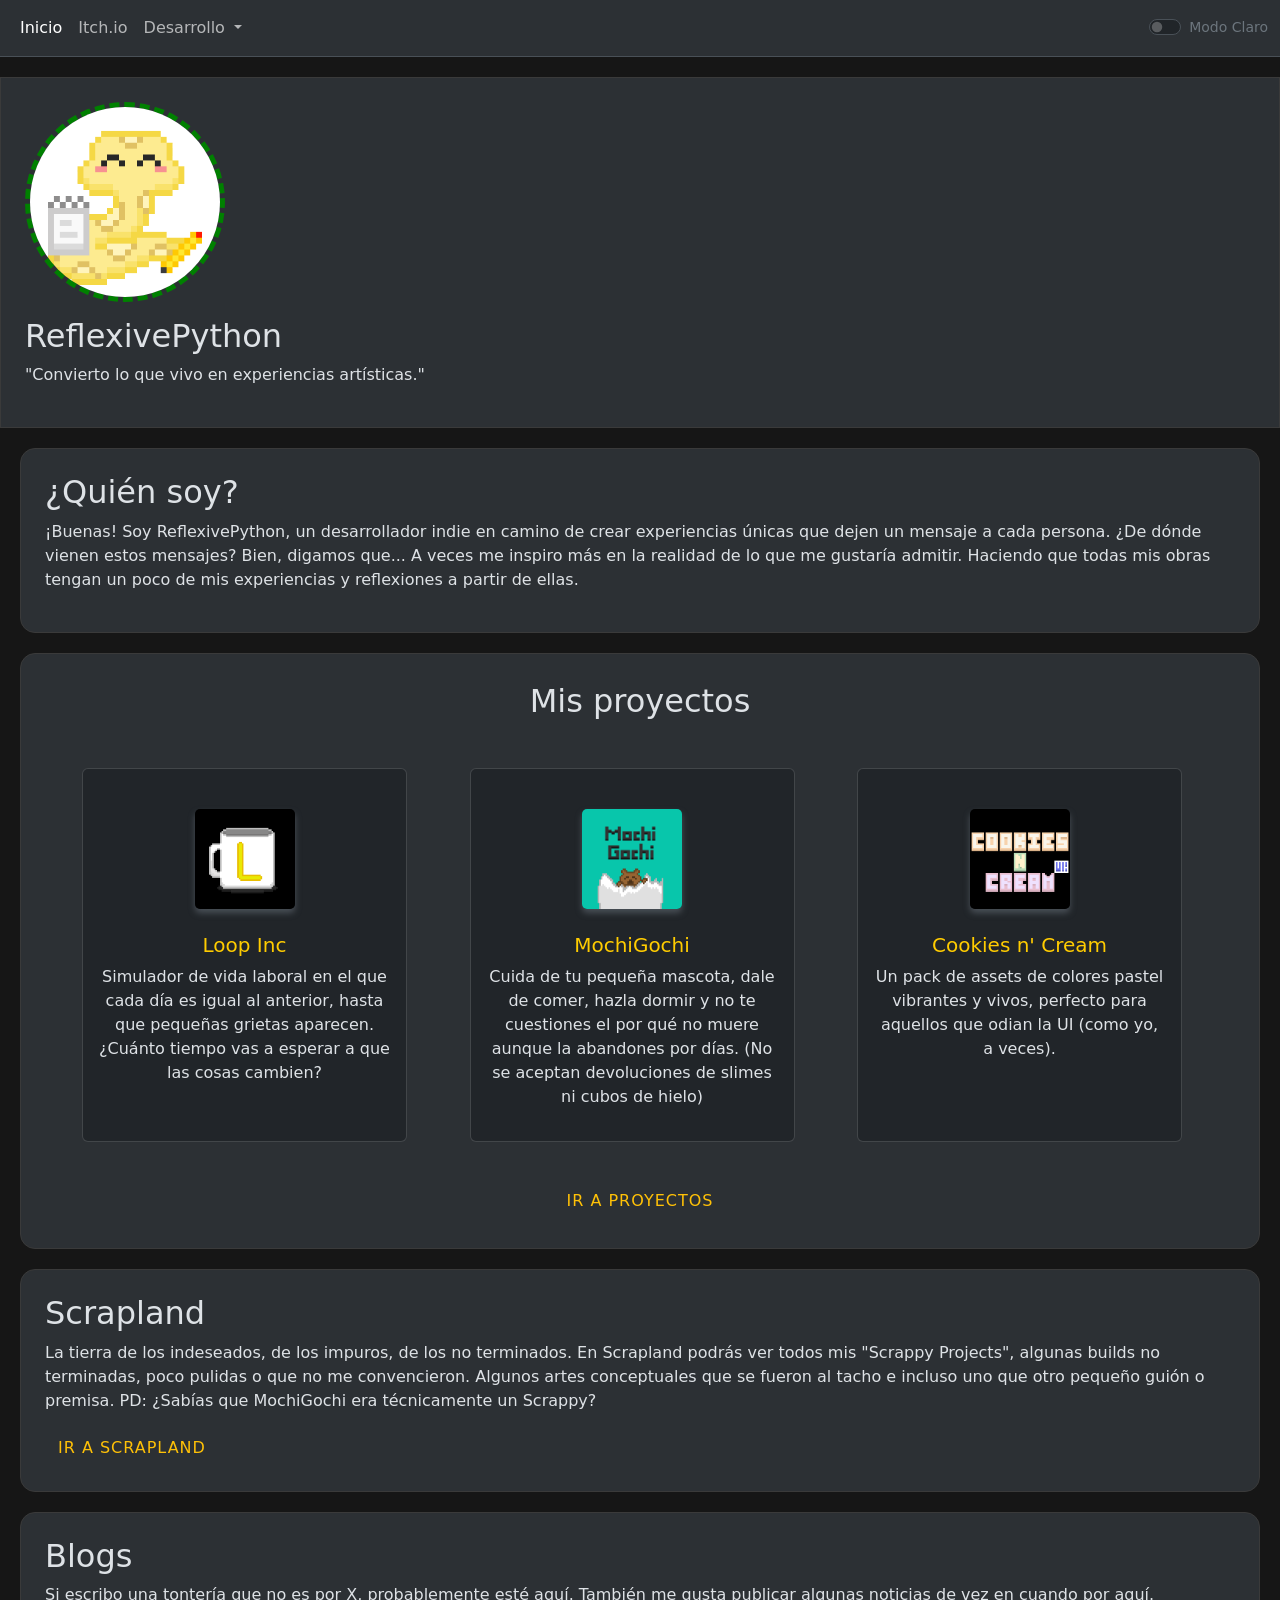
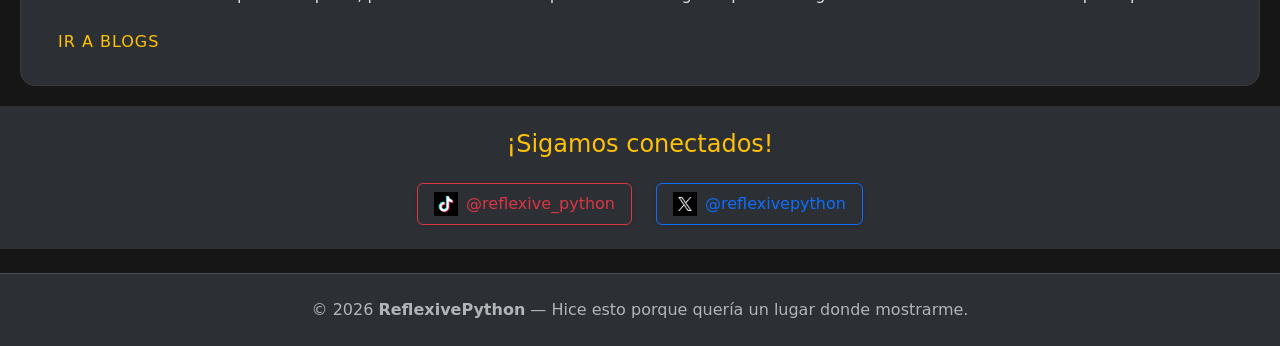
<file: index.html>
<!DOCTYPE html>
<html lang="en" data-bs-theme="dark">

<head>
    <meta charset="UTF-8">
    <meta name="viewport" content="width=device-width, initial-scale=1.0">
    <link rel="shortcut icon" href="./src/img/reflexive_python.png" type="image/x-icon">
    <link rel="stylesheet" href="./css/styles.css">
    <link href="https://cdn.jsdelivr.net/npm/bootstrap@5.3.8/dist/css/bootstrap.min.css" rel="stylesheet"
        integrity="sha384-sRIl4kxILFvY47J16cr9ZwB07vP4J8+LH7qKQnuqkuIAvNWLzeN8tE5YBujZqJLB" crossorigin="anonymous">
    <title>Sitio de RefPy</title>
</head>

<body>
    <!-- Dayum so this is the header uhum -->
    <nav class="navbar navbar-expand-lg border-bottom">
        <div class="container-fluid">
            <button class="navbar-toggler" type="button" data-bs-toggle="collapse"
                data-bs-target="#navbarSupportedContent" aria-controls="navbarSupportedContent" aria-expanded="false"
                aria-label="Toggle navigation">
                <span class="navbar-toggler-icon"></span>
            </button>
            <div class="collapse navbar-collapse" id="navbarSupportedContent">
                <ul class="navbar-nav me-auto mb-2 mb-lg-0">
                    <li class="nav-item">
                        <a class="nav-link active" aria-current="page" href="#">Inicio</a>
                    </li>
                    <li class="nav-item">
                        <a class="nav-link" href="https://reflexivepython.itch.io/" target="_blank">Itch.io</a>
                    </li>
                    <li class="nav-item dropdown">
                        <a class="nav-link dropdown-toggle" href="#" role="button" data-bs-toggle="dropdown"
                            aria-expanded="false">
                            Desarrollo
                        </a>
                        <ul class="dropdown-menu">
                            <li><a class="dropdown-item" href="./html/projects.html">Proyectos</a></li>
                            <li><a class="dropdown-item" href="./html/scrapland.html">Scrapland</a></li>
                            <li><a class="dropdown-item" href="./html/blogs.html">Blogs</a></li>
                            <li>
                                <hr class="dropdown-divider">
                            </li>
                            <li class="nav-item dropdown">
                            <li><a class="dropdown-item" href="#social-media">Mis redes</a></li>
                        </ul>
                    </li>
                </ul>

                <div class="form-check form-switch ms-3">
                    <input class="form-check-input" type="checkbox" role="switch" id="themeSwitcher">
                    <label class="form-check-label text-secondary small" id="switch-mode" for="themeSwitcher">Modo Claro</label>
                </div>

            </div>
        </div>
    </nav>

    <!-- Ummm container? -->
    <div class="banner-container">
        <div class="floating-left-container">
            <img src="./src/img/reflexive_python.png" alt="RefPy Profile Pic">
            <h2>ReflexivePython</h2>
            <p>"Convierto lo que vivo en experiencias artísticas."</p>
        </div>
    </div>

    <!-- Yeah another container just bc yes -->
    <div class="hero-container">
        <div class="floating-left-container">
            <h2>¿Quién soy?</h2>
            <p>
                ¡Buenas! Soy ReflexivePython,
                un desarrollador indie en camino de crear
                experiencias únicas que dejen un mensaje a cada persona.
                ¿De dónde vienen estos mensajes? Bien, digamos que... A
                veces me inspiro más en la realidad de lo que me gustaría admitir.
                Haciendo que todas mis obras tengan un poco de mis experiencias
                y reflexiones a partir de ellas.
            </p>
        </div>
    </div>

    <!-- And yet another container with the scroller -->
    <div class="hero-container">
        <div class="container text-center py-2">

            <h2 class="mb-4">Mis proyectos</h2>

            <div class="d-flex flex-nowrap overflow-auto pb-3 custom-scroller">

                <!-- Cards -->
                <div class="card custom-card me-3" style="min-width: 325px; max-width: 325px;">
                    <div class="card-body mx-auto d-block">
                        <img src="./src/img/icon_512x512.png" alt="Cup of coffee with an L" class="mb-4 mt-4" width="100px">
                        <h5 class="card-title mb-2" style="color: #ffcc00;">Loop Inc</h5>
                        <p>
                            Simulador de vida laboral en el que cada día
                            es igual al anterior, hasta que pequeñas grietas aparecen.
                            ¿Cuánto tiempo vas a esperar a que las cosas cambien?
                        </p>
                    </div>
                </div>

                <div class="card custom-card me-3 mx-auto" style="min-width: 325px;  max-width: 325px;">
                    <div class="card-body mx-auto d-block">
                        <img src="./src/img/icon_upscaled.png" alt="Capybara Pet from an egg (this has no sense)"
                            class="mb-4 mt-4" width="100px">
                        <h5 class="card-title mb-2" style="color: #ffcc00;">MochiGochi</h5>
                        <p>
                            Cuida de tu pequeña mascota, dale de comer, hazla dormir
                            y no te cuestiones el por qué no muere aunque la abandones por días.
                            (No se aceptan devoluciones de slimes ni cubos de hielo)
                        </p>
                    </div>
                </div>

                <div class="card custom-card me-3 mx-auto" style="min-width: 325px;  max-width: 325px;">
                    <div class="card-body mx-auto d-block">
                        <img src="./src/img/cookies_n_cream_logo.png" alt="Cookies n Cream words" class="mb-4 mt-4" width="100px">
                        <h5 class="card-title mb-2" style="color: #ffcc00;">Cookies n' Cream</h5>
                        <p>
                            Un pack de assets de colores pastel vibrantes y vivos,
                            perfecto para aquellos que odian la UI (como yo, a veces).
                        </p>
                    </div>
                </div>


            </div>

            <a href="./html/projects.html" class="btn btn-custom-action text-warning">Ir a Proyectos</a>

        </div>
    </div>

    <!-- Por qué rayos comento mi código en inglés? no lo sé, pero este es otro contenedor
     que me ayuda a simplemente mostrar un h2 y un parrafo y que se vea bonito con border del div y padding -->
    <div class="hero-container">
        <div class="floating-left-container">
            <h2>Scrapland</h2>
            <p>
                La tierra de los indeseados, de los impuros, de los no terminados.
                En Scrapland podrás ver todos mis "Scrappy Projects", algunas builds no
                terminadas, poco pulidas o que no me convencieron. Algunos artes conceptuales
                que se fueron al tacho e incluso uno que otro pequeño guión o premisa.
                PD: ¿Sabías que MochiGochi era técnicamente un Scrappy?
            </p>
            <a href="./html/scrapland.html" class="btn btn-custom-action text-warning">Ir a Scrapland</a>
        </div>
    </div>

    <div class="hero-container">
        <div class="floating-left-container">
            <h2>Blogs</h2>
            <p>
                Si escribo una tontería que no es por X, probablemente
                esté aquí. También me gusta publicar algunas noticias de vez en cuando por aquí.
            </p>
            <a href="./html/blogs.html" class="btn btn-custom-action text-warning">Ir a Blogs</a>
        </div>
    </div>

    <!-- Social media container -->
    <div id="social-media" class="container-fluid py-4 border-secondary">
        <div class="row justify-content-center text-center">
            <div class="col-md-6">
                <h4 class="text-warning mb-4">¡Sigamos conectados!</h4>
                <div class="row justify-content-center g-4">

                    <!-- TikTok button -->
                    <div class="col-auto">
                        <a href="https://www.tiktok.com/@reflexive_python" target="_blank"
                            class="btn btn-outline-danger d-flex align-items-center px-3 py-2 shadow-sm">
                            <img src="./src/img/tiktok.png" alt="TikTok" width="24" height="24" class="me-2">
                            <span>@reflexive_python</span>
                        </a>
                    </div>

                    <!-- X button -->
                    <div class="col-auto">
                        <a href="https://x.com/reflexivepython" target="_blank"
                            class="btn btn-outline-primary d-flex align-items-center px-3 py-2 shadow-sm">
                            <img src="./src/img/x.png" alt="X" width="24" height="24" class="me-2">
                            <span>@reflexivepython</span>
                        </a>
                    </div>

                </div>
            </div>
        </div>
    </div>

    <!-- End of the line... Oh i meant to say footer -->
    <footer class="container-fluid py-4 mt-4 border-top">
        <div class="row">
            <div class="col-12 text-center">
                <p class="text-muted mb-0">
                    &copy; 2026 <strong>ReflexivePython</strong> — Hice esto porque quería un lugar donde mostrarme.
                </p>
            </div>
        </div>
    </footer>

    <script src="https://cdn.jsdelivr.net/npm/bootstrap@5.3.8/dist/js/bootstrap.bundle.min.js"
        integrity="sha384-FKyoEForCGlyvwx9Hj09JcYn3nv7wiPVlz7YYwJrWVcXK/BmnVDxM+D2scQbITxI"
        crossorigin="anonymous"></script>

    <script src="./js/light_mode_manager.js"></script>

</body>

</html>
</file>
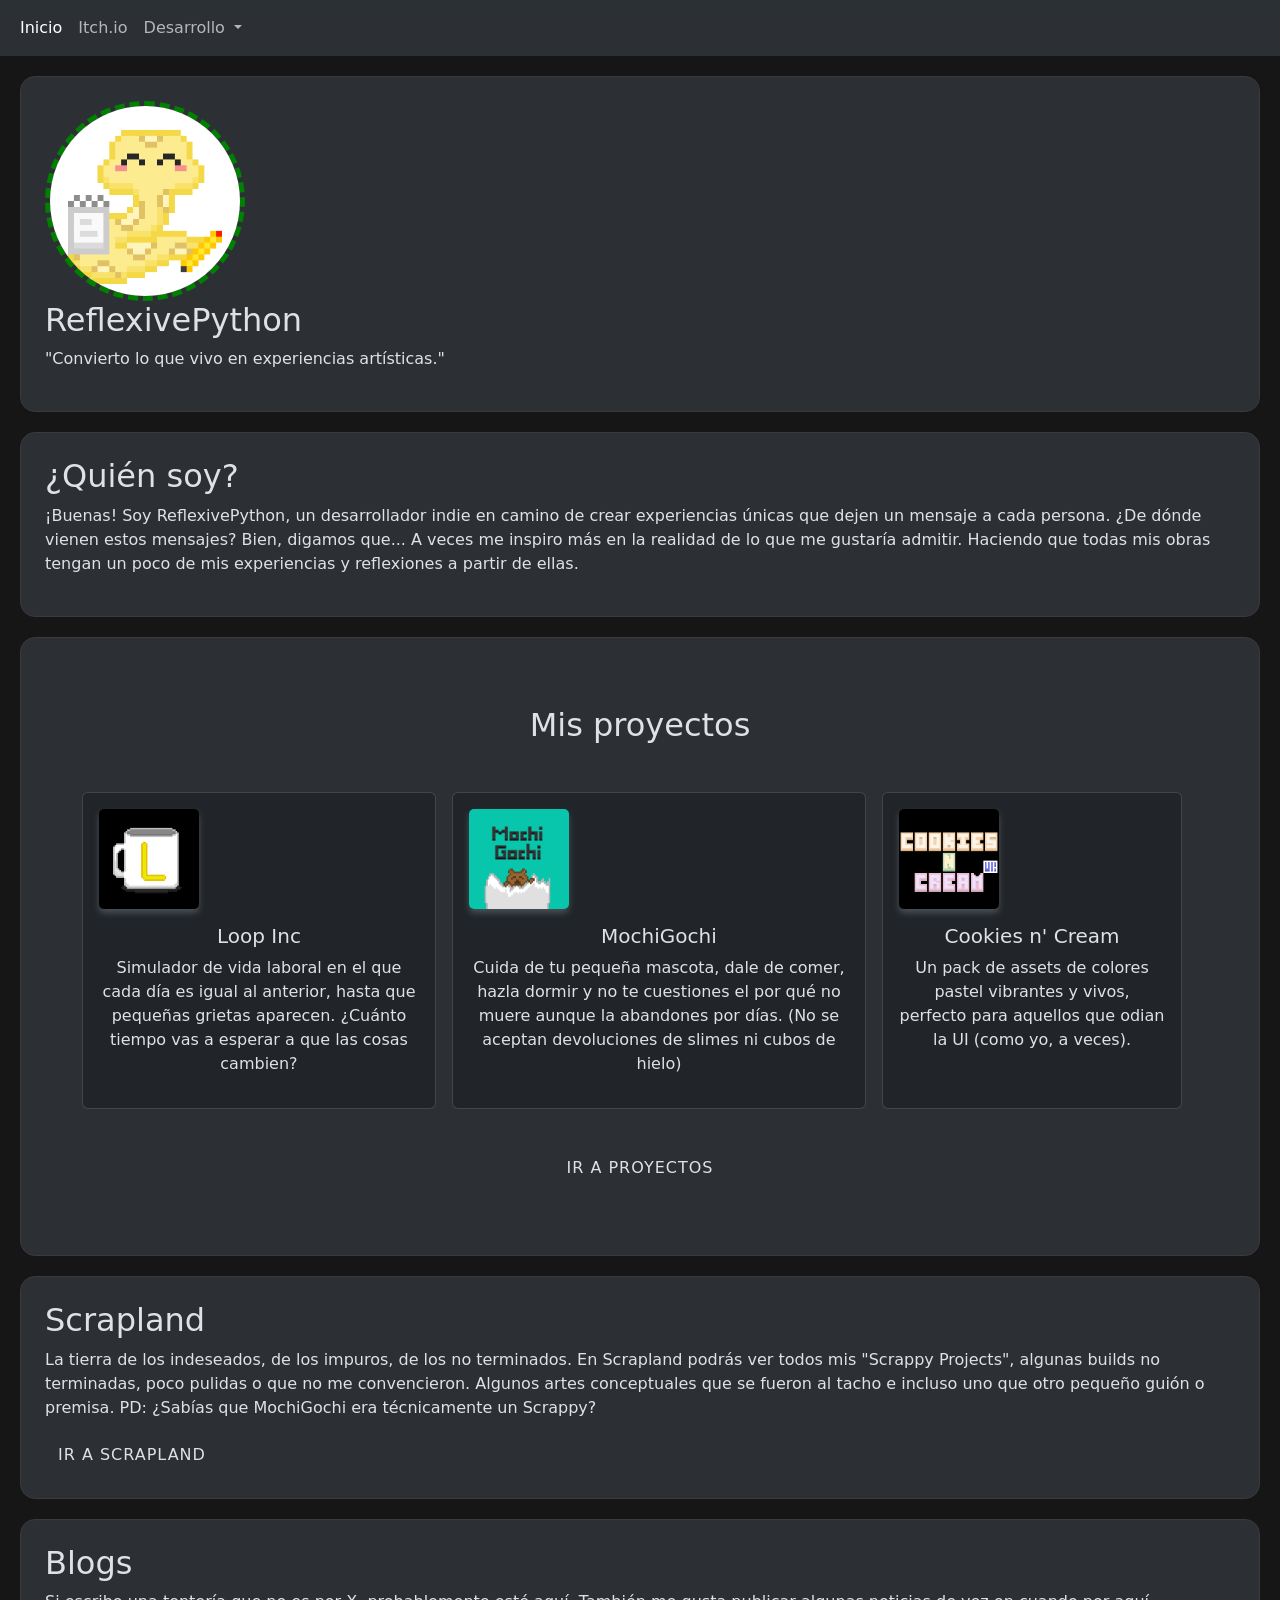
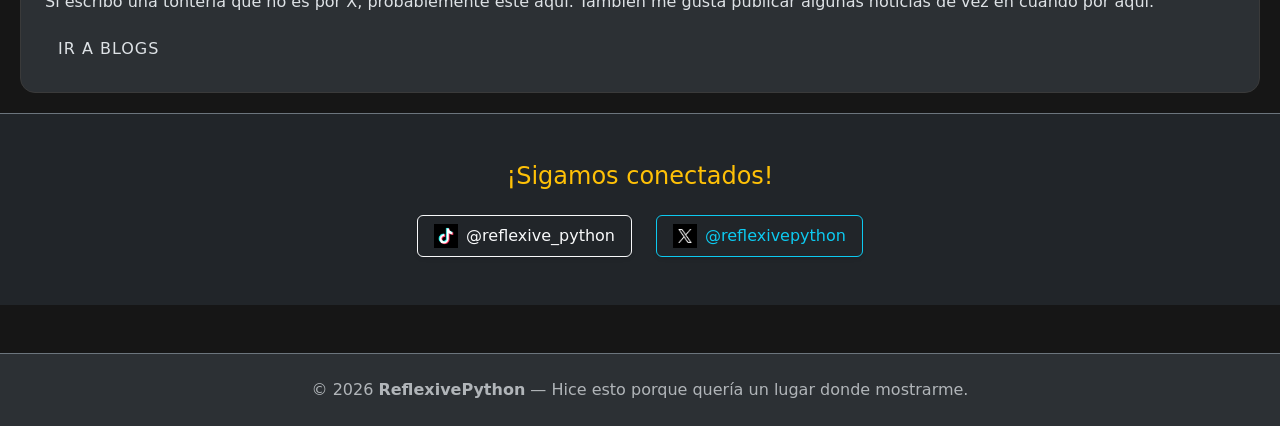
<file: html/index.html>
<!DOCTYPE html>
<html lang="en" data-bs-theme="dark">

<head>
    <meta charset="UTF-8">
    <meta name="viewport" content="width=device-width, initial-scale=1.0">
    <link rel="shortcut icon" href="../src/img/reflexive_python.png" type="image/x-icon">
    <link rel="stylesheet" href="../css/styles.css">
    <link href="https://cdn.jsdelivr.net/npm/bootstrap@5.3.8/dist/css/bootstrap.min.css" rel="stylesheet"
        integrity="sha384-sRIl4kxILFvY47J16cr9ZwB07vP4J8+LH7qKQnuqkuIAvNWLzeN8tE5YBujZqJLB" crossorigin="anonymous">
    <title>Sitio de Python</title>
</head>

<body>
    <!-- Dayum so this is the header uhum -->
    <nav class="navbar navbar-expand-lg bg-body-tertiary">
        <div class="container-fluid">
            <button class="navbar-toggler" type="button" data-bs-toggle="collapse"
                data-bs-target="#navbarSupportedContent" aria-controls="navbarSupportedContent" aria-expanded="false"
                aria-label="Toggle navigation">
                <span class="navbar-toggler-icon"></span>
            </button>
            <div class="collapse navbar-collapse" id="navbarSupportedContent">
                <ul class="navbar-nav me-auto mb-2 mb-lg-0">
                    <li class="nav-item">
                        <a class="nav-link active" aria-current="page" href="#">Inicio</a>
                    </li>
                    <li class="nav-item">
                        <a class="nav-link" href="https://reflexivepython.itch.io/" target="_blank">Itch.io</a>
                    </li>
                    <li class="nav-item dropdown">
                        <a class="nav-link dropdown-toggle" href="#" role="button" data-bs-toggle="dropdown"
                            aria-expanded="false">
                            Desarrollo
                        </a>
                        <ul class="dropdown-menu">
                            <li><a class="dropdown-item" href="./projects.html">Proyectos</a></li>
                            <li><a class="dropdown-item" href="./scrapland.html">Scrapland</a></li>
                            <li><a class="dropdown-item" href="./blogs.html">Blogs</a></li>
                            <li>
                                <hr class="dropdown-divider">
                            </li>
                            <li class="nav-item dropdown">
                            <li><a class="dropdown-item" href="./index.html#social-media">Mis redes</a></li>
                        </ul>
                    </li>
                </ul>
            </div>
        </div>
    </nav>

    <!-- Ummm container? -->
    <div class="hero-container">
        <div class="floating-left-container">
            <img src="../src/img/reflexive_python.png" alt="RefPy Profile Pic">
            <h2>ReflexivePython</h2>
            <p>"Convierto lo que vivo en experiencias artísticas."</p>
        </div>
    </div>

    <!-- Yeah another container just bc yes -->
    <div class="hero-container">
        <div class="floating-left-container">
            <h2>¿Quién soy?</h2>
            <p>
                ¡Buenas! Soy ReflexivePython,
                un desarrollador indie en camino de crear
                experiencias únicas que dejen un mensaje a cada persona.
                ¿De dónde vienen estos mensajes? Bien, digamos que... A
                veces me inspiro más en la realidad de lo que me gustaría admitir.
                Haciendo que todas mis obras tengan un poco de mis experiencias
                y reflexiones a partir de ellas.
            </p>
        </div>
    </div>

    <!-- And yet another container with the scroller -->
    <div class="hero-container">
        <div class="container text-center py-5">

            <h2 class="mb-4">Mis proyectos</h2>

            <div class="d-flex flex-nowrap overflow-auto pb-3 custom-scroller">

                <!-- Cards -->
                <div class="card custom-card me-3" style="min-width: 300px;">
                    <div class="card-body">
                        <img src="../src/img/icon_512x512.png" alt="Cup of coffee with an L" width="100px">
                        <h5 class="card-title">Loop Inc</h5>
                        <p>
                            Simulador de vida laboral en el que cada día
                            es igual al anterior, hasta que pequeñas grietas aparecen.
                            ¿Cuánto tiempo vas a esperar a que las cosas cambien?
                        </p>
                    </div>
                </div>

                <div class="card custom-card me-3" style="min-width: 300px;">
                    <div class="card-body">
                        <img src="../src/img/icon_upscaled.png" alt="Capybara Pet from an egg (this has no sense)"
                            width="100px">
                        <h5 class="card-title">MochiGochi</h5>
                        <p>
                            Cuida de tu pequeña mascota, dale de comer, hazla dormir
                            y no te cuestiones el por qué no muere aunque la abandones por días.
                            (No se aceptan devoluciones de slimes ni cubos de hielo)
                        </p>
                    </div>
                </div>

                <div class="card custom-card me-3" style="min-width: 300px;">
                    <div class="card-body">
                        <img src="../src/img/cookies_n_cream_logo.png" alt="Cookies n Cream words" width="100px">
                        <h5 class="card-title">Cookies n' Cream</h5>
                        <p>
                            Un pack de assets de colores pastel vibrantes y vivos,
                            perfecto para aquellos que odian la UI (como yo, a veces).
                        </p>
                    </div>
                </div>


            </div>

            <a href="./projects.html" class="btn btn-custom-action">Ir a Proyectos</a>

        </div>
    </div>

    <!-- Por qué rayos comento mi código en inglés? no lo sé, pero este es otro contenedor
     que me ayuda a simplemente mostrar un h2 y un parrafo y que se vea bonito con border del div y padding -->
    <div class="hero-container">
        <div class="floating-left-container">
            <h2>Scrapland</h2>
            <p>
                La tierra de los indeseados, de los impuros, de los no terminados.
                En Scrapland podrás ver todos mis "Scrappy Projects", algunas builds no
                terminadas, poco pulidas o que no me convencieron. Algunos artes conceptuales
                que se fueron al tacho e incluso uno que otro pequeño guión o premisa.
                PD: ¿Sabías que MochiGochi era técnicamente un Scrappy?
            </p>
            <a href="./scrapland.html" class="btn btn-custom-action">Ir a Scrapland</a>
        </div>
    </div>

    <div class="hero-container">
        <div class="floating-left-container">
            <h2>Blogs</h2>
            <p>
                Si escribo una tontería que no es por X, probablemente
                esté aquí. También me gusta publicar algunas noticias de vez en cuando por aquí.
            </p>
            <a href="./blogs.html" class="btn btn-custom-action">Ir a Blogs</a>
        </div>
    </div>

    <!-- Social media container -->
    <div id="social-media" class="container-fluid py-5 bg-dark border-top border-secondary">
        <div class="row justify-content-center text-center">
            <div class="col-md-6">
                <h4 class="text-warning mb-4">¡Sigamos conectados!</h4>
                <div class="row justify-content-center g-4">

                    <!-- TikTok button -->
                    <div class="col-auto">
                        <a href="https://www.tiktok.com/@reflexive_python" target="_blank"
                            class="btn btn-outline-light d-flex align-items-center px-3 py-2 shadow-sm">
                            <img src="../src/img/tiktok.png" alt="TikTok" width="24" height="24" class="me-2">
                            <span>@reflexive_python</span>
                        </a>
                    </div>

                    <!-- X button -->
                    <div class="col-auto">
                        <a href="https://x.com/reflexivepython" target="_blank"
                            class="btn btn-outline-info d-flex align-items-center px-3 py-2 shadow-sm">
                            <img src="../src/img/x.png" alt="X" width="24" height="24" class="me-2">
                            <span>@reflexivepython</span>
                        </a>
                    </div>

                </div>
            </div>
        </div>
    </div>

    <!-- End of the line... Oh i meant to say footer -->
    <footer class="container-fluid py-4 mt-5 border-top border-secondary">
        <div class="row">
            <div class="col-12 text-center">
                <p class="text-muted mb-0">
                    &copy; 2026 <strong>ReflexivePython</strong> — Hice esto porque quería un lugar donde mostrarme.
                </p>
            </div>
        </div>
    </footer>

    <script src="https://cdn.jsdelivr.net/npm/bootstrap@5.3.8/dist/js/bootstrap.bundle.min.js"
        integrity="sha384-FKyoEForCGlyvwx9Hj09JcYn3nv7wiPVlz7YYwJrWVcXK/BmnVDxM+D2scQbITxI"
        crossorigin="anonymous"></script>

</body>

</html>
</file>
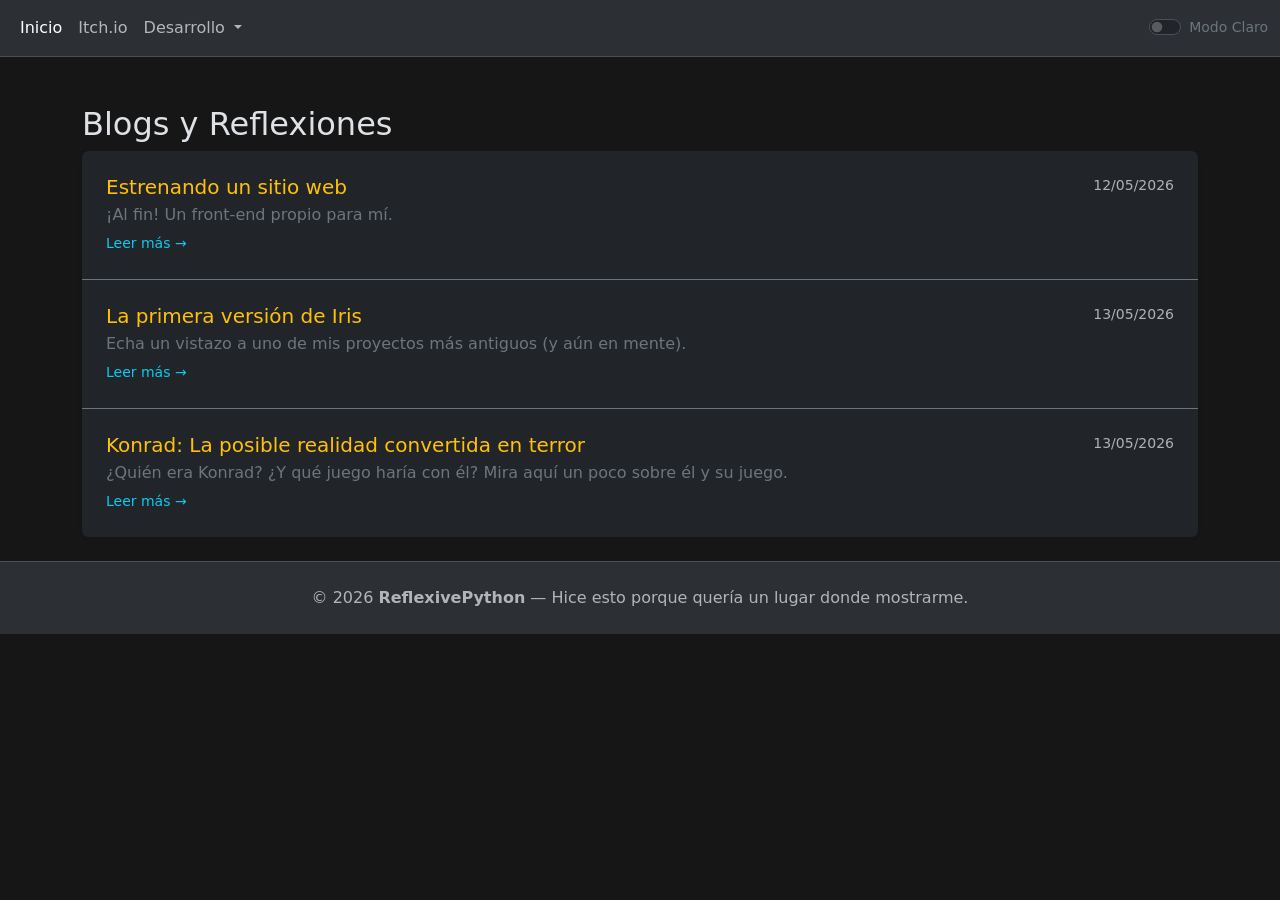
<file: html/blogs.html>
<!DOCTYPE html>
<html lang="en" data-bs-theme="dark">

<head>
    <meta charset="UTF-8">
    <meta name="viewport" content="width=device-width, initial-scale=1.0">
    <link rel="shortcut icon" href="../src/img/reflexive_python.png" type="image/x-icon">
    <link rel="stylesheet" href="../css/styles.css">
    <link href="https://cdn.jsdelivr.net/npm/bootstrap@5.3.8/dist/css/bootstrap.min.css" rel="stylesheet"
        integrity="sha384-sRIl4kxILFvY47J16cr9ZwB07vP4J8+LH7qKQnuqkuIAvNWLzeN8tE5YBujZqJLB" crossorigin="anonymous">
    <title>Blogs de RefPy</title>
</head>

<body>
    <!-- Dayum so this is the header uhum -->
    <nav class="navbar navbar-expand-lg border-bottom">
        <div class="container-fluid">
            <button class="navbar-toggler" type="button" data-bs-toggle="collapse"
                data-bs-target="#navbarSupportedContent" aria-controls="navbarSupportedContent" aria-expanded="false"
                aria-label="Toggle navigation">
                <span class="navbar-toggler-icon"></span>
            </button>
            <div class="collapse navbar-collapse" id="navbarSupportedContent">
                <ul class="navbar-nav me-auto mb-2 mb-lg-0">
                    <li class="nav-item">
                        <a class="nav-link active" aria-current="page" href="../index.html">Inicio</a>
                    </li>
                    <li class="nav-item">
                        <a class="nav-link" href="https://reflexivepython.itch.io/" target="_blank">Itch.io</a>
                    </li>
                    <li class="nav-item dropdown">
                        <a class="nav-link dropdown-toggle" href="#" role="button" data-bs-toggle="dropdown"
                            aria-expanded="false">
                            Desarrollo
                        </a>
                        <ul class="dropdown-menu">
                            <li><a class="dropdown-item" href="./projects.html">Proyectos</a></li>
                            <li><a class="dropdown-item" href="./scrapland.html">Scrapland</a></li>
                            <li><a class="dropdown-item" href="./blogs.html">Blogs</a></li>
                            <li>
                                <hr class="dropdown-divider">
                            </li>
                            <li class="nav-item dropdown">
                            <li><a class="dropdown-item" href="../index.html#social-media">Mis redes</a></li>
                        </ul>
                    </li>
                </ul>

                <div class="form-check form-switch ms-3">
                    <input class="form-check-input" type="checkbox" role="switch" id="themeSwitcher">
                    <label class="form-check-label text-secondary small" id="switch-mode" for="themeSwitcher">Modo
                        Claro</label>
                </div>

            </div>
        </div>
    </nav>

    <section class="container mt-5">
        <h2>Blogs y Reflexiones</h2>
        <div class="list-group list-group-flush shadow-sm rounded overflow-hidden">

            <!-- Card and link to a blog -->
            <a href="../html/posts/blog_template.html?id=nuevo-sitio"
                class="list-group-item list-group-item-action border-secondary p-4">
                <div class="d-flex w-100 justify-content-between">
                    <h5 class="mb-1 text-warning">Estrenando un sitio web</h5>
                    <small class="text-muted">12/05/2026</small>
                </div>
                <p class="mb-1 text-secondary">¡Al fin! Un front-end propio para mí.</p>
                <small class="text-info">Leer más &rarr;</small>
            </a>

            <!-- Primera versión de Iris -->
            <a href="../html/posts/blog_template.html?id=iris-v-1"
                class="list-group-item list-group-item-action border-secondary p-4">
                <div class="d-flex w-100 justify-content-between">
                    <h5 class="mb-1 text-warning">La primera versión de Iris</h5>
                    <small class="text-muted">13/05/2026</small>
                </div>
                <p class="mb-1 text-secondary">Echa un vistazo a uno de mis proyectos más antiguos (y aún en mente).</p>
                <small class="text-info">Leer más &rarr;</small>
            </a>

            <!-- Konrad: El Terror Nato -->
            <a href="../html/posts/blog_template.html?id=konrad-terror-nato"
                class="list-group-item list-group-item-action border-secondary p-4">
                <div class="d-flex w-100 justify-content-between">
                    <h5 class="mb-1 text-warning">Konrad: La posible realidad convertida en terror</h5>
                    <small class="text-muted">13/05/2026</small>
                </div>
                <p class="mb-1 text-secondary">¿Quién era Konrad? ¿Y qué juego haría con él? Mira aquí un poco sobre él y su juego.</p>
                <small class="text-info">Leer más &rarr;</small>
            </a>

        </div>
    </section>

    <!-- End of the line... Oh i meant to say footer -->
    <footer class="container-fluid py-4 mt-4 border-top">
        <div class="row">
            <div class="col-12 text-center">
                <p class="text-muted mb-0">
                    &copy; 2026 <strong>ReflexivePython</strong> — Hice esto porque quería un lugar donde mostrarme.
                </p>
            </div>
        </div>
    </footer>

    <script src="https://cdn.jsdelivr.net/npm/bootstrap@5.3.8/dist/js/bootstrap.bundle.min.js"
        integrity="sha384-FKyoEForCGlyvwx9Hj09JcYn3nv7wiPVlz7YYwJrWVcXK/BmnVDxM+D2scQbITxI"
        crossorigin="anonymous"></script>

    <script src="../js/light_mode_manager.js"></script>

</body>

</html>
</file>
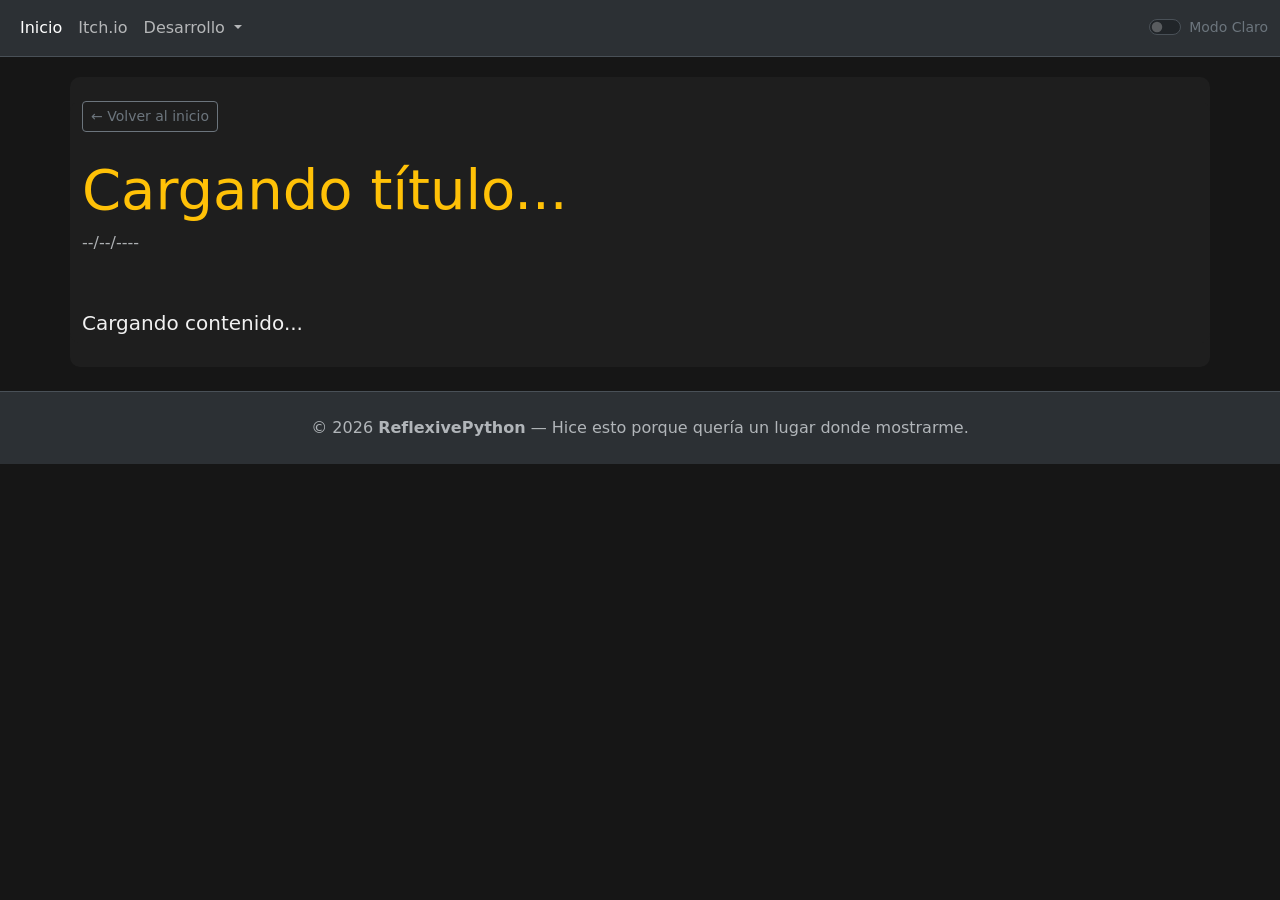
<file: html/posts/blog_template.html>
<!DOCTYPE html>
<html lang="es" data-bs-theme="dark">

<head>
    <meta charset="UTF-8">
    <title>Blog - ReflexivePython</title>
    <link rel="shortcut icon" href="../../src/img/reflexive_python.png" type="image/x-icon">
    <link rel="stylesheet" href="../../css/styles.css">
    <link href="https://cdn.jsdelivr.net/npm/bootstrap@5.3.8/dist/css/bootstrap.min.css" rel="stylesheet"
        integrity="sha384-sRIl4kxILFvY47J16cr9ZwB07vP4J8+LH7qKQnuqkuIAvNWLzeN8tE5YBujZqJLB" crossorigin="anonymous">
</head>

<body>

    <!-- Dayum so this is the header uhum -->
    <nav class="navbar navbar-expand-lg border-bottom">
        <div class="container-fluid">
            <button class="navbar-toggler" type="button" data-bs-toggle="collapse"
                data-bs-target="#navbarSupportedContent" aria-controls="navbarSupportedContent" aria-expanded="false"
                aria-label="Toggle navigation">
                <span class="navbar-toggler-icon"></span>
            </button>
            <div class="collapse navbar-collapse" id="navbarSupportedContent">
                <ul class="navbar-nav me-auto mb-2 mb-lg-0">
                    <li class="nav-item">
                        <a class="nav-link active" aria-current="page" href="../../index.html">Inicio</a>
                    </li>
                    <li class="nav-item">
                        <a class="nav-link" href="https://reflexivepython.itch.io/" target="_blank">Itch.io</a>
                    </li>
                    <li class="nav-item dropdown">
                        <a class="nav-link dropdown-toggle" href="#" role="button" data-bs-toggle="dropdown"
                            aria-expanded="false">
                            Desarrollo
                        </a>
                        <ul class="dropdown-menu">
                            <li><a class="dropdown-item" href="../projects.html">Proyectos</a></li>
                            <li><a class="dropdown-item" href="../scrapland.html">Scrapland</a></li>
                            <li><a class="dropdown-item" href="../blogs.html">Blogs</a></li>
                            <li>
                                <hr class="dropdown-divider">
                            </li>
                            <li class="nav-item dropdown">
                            <li><a class="dropdown-item" href="../../index.html#social-media">Mis redes</a></li>
                        </ul>
                    </li>
                </ul>

                <div class="form-check form-switch ms-3">
                    <input class="form-check-input" type="checkbox" role="switch" id="themeSwitcher">
                    <label class="form-check-label text-secondary small" id="switch-mode" for="themeSwitcher">Modo Claro</label>
                </div>

            </div>
        </div>
    </nav>

    <main class="container py-4 blog-container">
        <div class="row justify-content-center">
            <div class="col-md-12 blog-content">

                <!-- return button -->
                <a href="../blogs.html" class="btn btn-sm btn-outline-secondary mb-4">&larr; Volver al inicio</a>

                <header class="mb-5">
                    <h1 id="blog-title" class="display-4 text-warning">Cargando título...</h1>
                    <p id="blog-date" class="text-muted italic">--/--/----</p>
                </header>

                <article id="blog-body" class="lh-lg fs-5">
                    Cargando contenido...
                    <!-- Here goes the blog text -->
                </article>

            </div>
        </div>
    </main>

    <!-- End of the line... Oh i meant to say footer -->
    <footer class="container-fluid py-4 mt-4 border-top">
        <div class="row">
            <div class="col-12 text-center">
                <p class="text-muted mb-0">
                    &copy; 2026 <strong>ReflexivePython</strong> — Hice esto porque quería un lugar donde mostrarme.
                </p>
            </div>
        </div>
    </footer>

    <script src="../../js/blog_manager.js"></script>
    <script src="https://cdn.jsdelivr.net/npm/bootstrap@5.3.8/dist/js/bootstrap.bundle.min.js"
        integrity="sha384-FKyoEForCGlyvwx9Hj09JcYn3nv7wiPVlz7YYwJrWVcXK/BmnVDxM+D2scQbITxI"
        crossorigin="anonymous"></script>
    
    <script src="../../js/light_mode_manager.js"></script>
</body>

</html>
</file>
<file: css/styles.css>
/* Default light theme */
:root {
    --main-bg: #e0e1e1;
    --bg-card: #FFFFFF;
    --text-color: #2D3436;
    --border-color: #d1d5da;
    --bg-hero: #ffffff;
    --warning-color: #F39C12;
}

/* Default dark theme */
[data-bs-theme="dark"] {
    --main-bg: #161616;
    --bg-card: #1e1e1e;
    --text-color: #f1f1f1;
    --border-color: #3a3a3a;
    --bg-hero: #2c3034;
    --warning-color: #ffcc00;
}

/* Body background and font color */
body {
    background-color: var(--main-bg) !important;
    color: var(--text-color);
}

/* Card bg and border */
.card {
    background-color: var(--bg-card);
    border: 1px solid var(--border-color);
}

/* hero section container bg border and margin */
.hero-container {
    background-color: var(--bg-hero);
    display: flex;
    margin: 20px 20px;
    border-radius: 15px;
    border: 1px solid var(--border-color);
}

/* uuuuugh im not gonna comment ts this is just margin padding and bg all above */
.banner-container {
    display: flex;
    margin: 20px 0px;
    background-color: var(--bg-hero);
    border: 1px solid var(--border-color);
}

.btn-close {
    z-index: 5;
}

.container-fluid {
    background-color: var(--bg-hero);
}

.navbar{
    background-color: var(--bg-hero);
}

.container{
    margin: 20px 20px;
}

.card-body {
    display: flex;
    flex-direction: column;
    min-height: 180px;
}

.card-body .card-text {
    flex-grow: 1;
}

.custom-card {
    margin: 1.5rem 0;
}

.banner-container img {
    margin-bottom: 15px;
}

.floating-left-container {
    float: left;
    padding: 1.5rem;
}

.floating-left-container img{
    border-radius: 100%;
    border-style: dashed;
    border-width: 5px;
    border-color:green;
    width: 200px;
}

.card-body img{
    width: 100px;
    margin-bottom: 15px;
    border-radius: 5px;
    box-shadow: 0 4px 6px #495057;
}

.custom-scroller::-webkit-scrollbar {
    height: 8px;
}
.custom-scroller::-webkit-scrollbar-thumb {
    background: #495057; 
    border-radius: 10px;
}

.btn-custom-action {
    background-color: transparent;
    color: var(--warning-color);            
    border: 2px solid var(--warning-color);
    padding: 10px 30px;
    font-weight: bold;
    text-transform: uppercase;
    letter-spacing: 1px;
    transition: all 0.3s ease;
    border-radius: 8px;       
}

.btn-custom-action:hover {
    background-color: var(--warning-color);
    color: #212529;             
    box-shadow: 0 0 15px rgba(255, 204, 0, 0.4); 
    transform: translateY(-2px); 
}

.img-pixel {
    image-rendering: pixelated;
    image-rendering: crisp-edges;
}

.modal-header,
.modal-body {
    background-color: var(--bg-card);
}

.modal-body {
    color: var(--text-color);
}

.blog-container,
.blog-content {
    background-color: var(--bg-card);
    color: var(--text-color);
    border-radius: 10px;
}

/*  Style for modal gallery item */

.gallery-item {
    width: 100%;
    height: 150px;
    display: flex;
    justify-content: center;
    align-items: center;
    overflow: hidden;
    background-color: var(--bg-card);
    transition: transform 0.3s ease;
    cursor: pointer;
}

.gallery-item:hover {
    transform: scale(1.05);
    border: 1px solid var(--warning-color);
}

/* light/dark mode switch theme */
.form-check-input:checked {
    background-color: var(--warning-color)!important;
    border-color: var(--warning-color)!important;
}

.form-check-input:focus {
    box-shadow: 0 0 8px rgba(255, 204, 0, 0.4)!important;
    border-color: var(--warning-color)!important;
}
</file>
